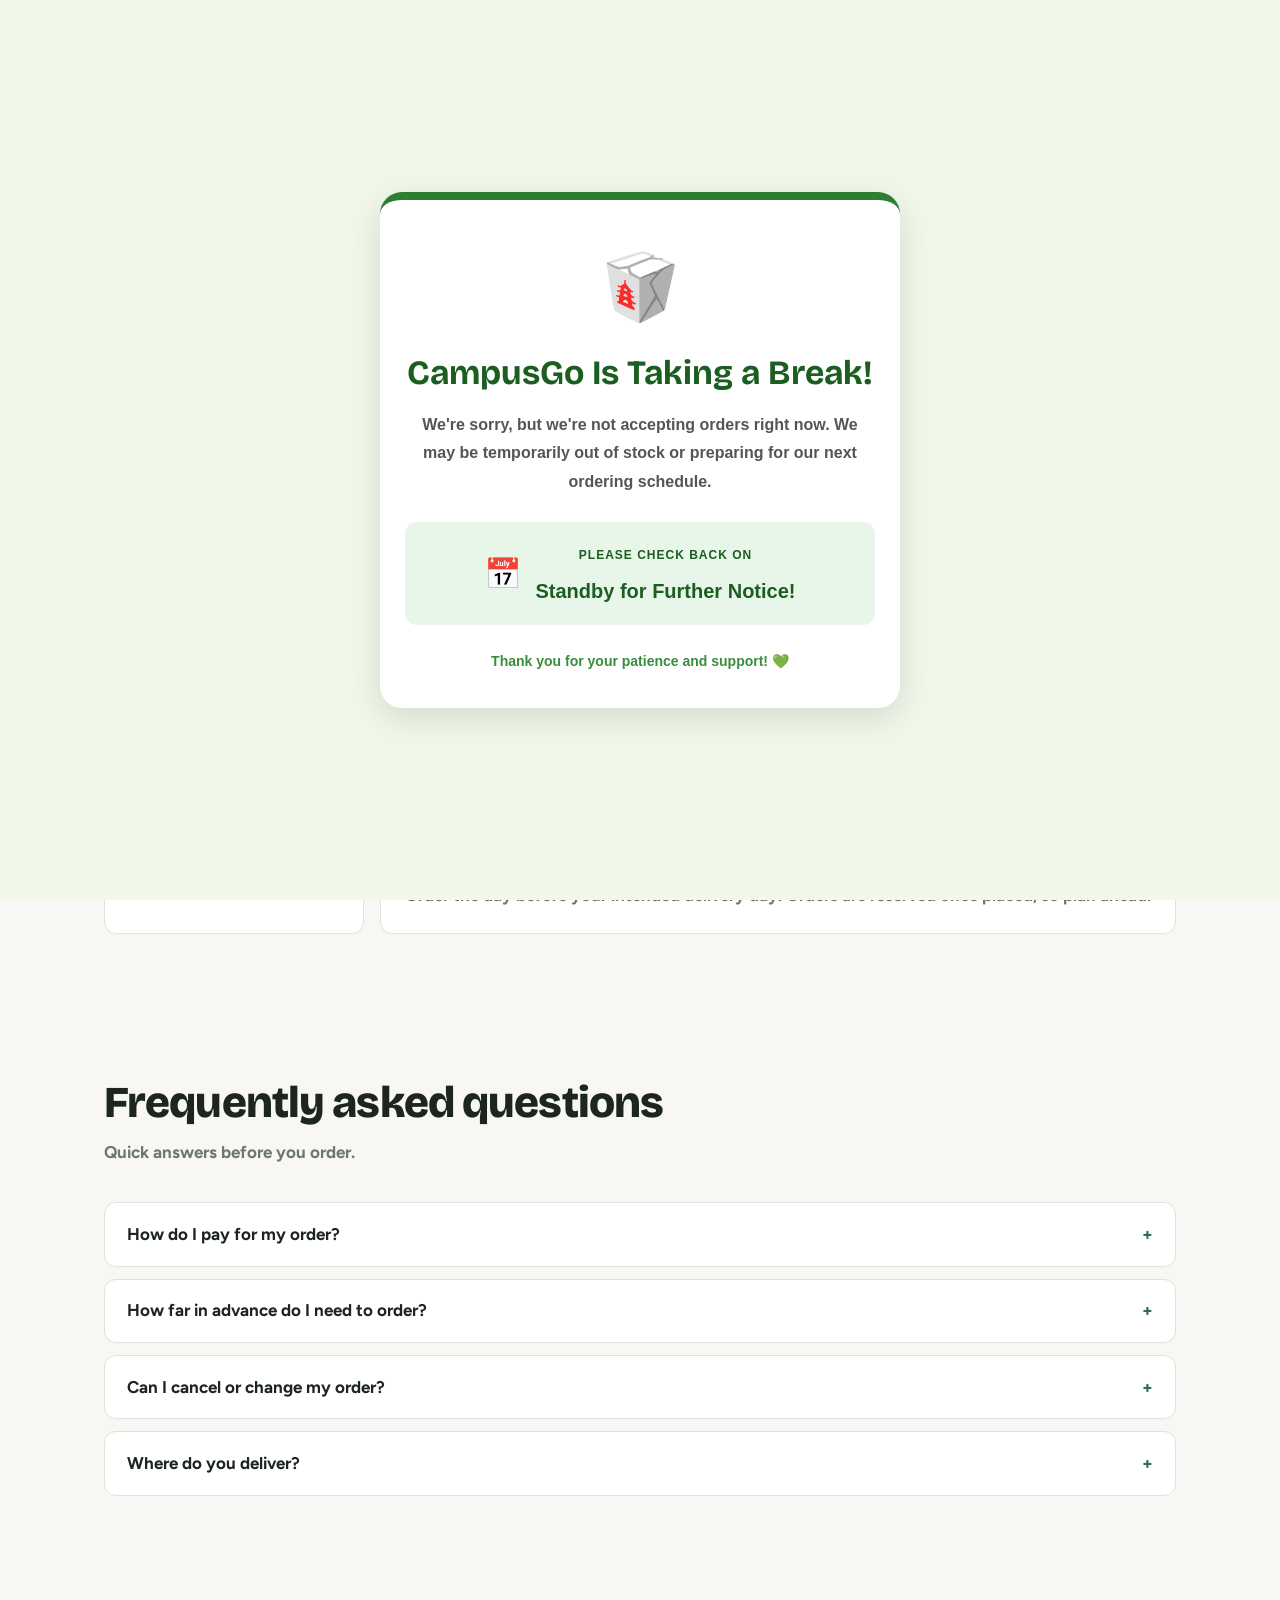
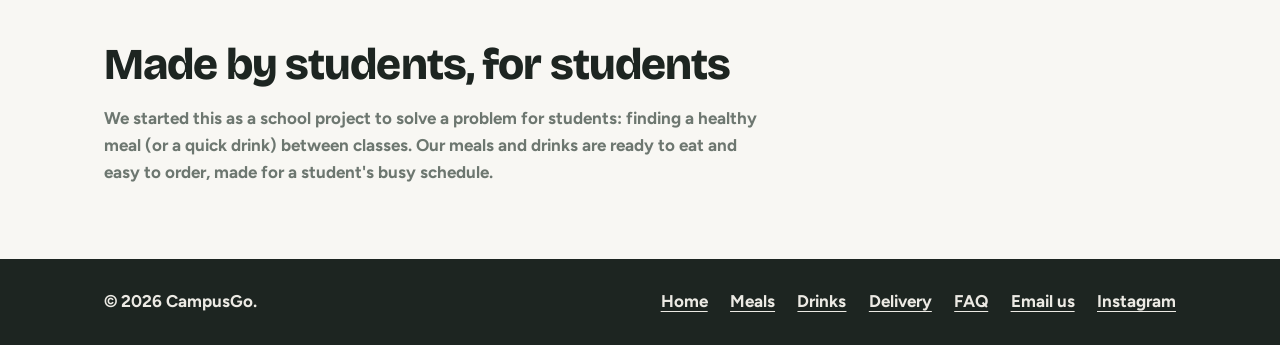
<file: index.html>
<!DOCTYPE html>
<html lang="en">
<head>
  <meta charset="UTF-8">
  <meta name="viewport" content="width=device-width, initial-scale=1">
  <title>CampusGo | Home</title>
  <meta name="description" content="CampusGo serves ready-to-eat meals and quick drinks for students.">
  <link rel="icon" type="image/png" sizes="32x32" href="./favicon-32.png">
  <link rel="icon" type="image/png" sizes="192x192" href="./favicon-192.png">
  <link rel="apple-touch-icon" href="./favicon-512.png">

  <link rel="preconnect" href="https://fonts.googleapis.com">
  <link rel="preconnect" href="https://fonts.gstatic.com" crossorigin>
  <link href="https://fonts.googleapis.com/css2?family=Bricolage+Grotesque:opsz,wght@12..96,600;12..96,800&family=Figtree:wght@400;500;700&display=swap" rel="stylesheet">

  <link rel="stylesheet" href="./style.css">

  <script>
    // Apply any saved theme choice immediately, before the page paints,
    // so there's no flash of the wrong theme.
    (function () {
      try {
        var saved = localStorage.getItem('campusgo-theme');
        if (saved === 'dark' || saved === 'light') {
          document.documentElement.setAttribute('data-theme', saved);
        }
      } catch (e) {}
    })();
  </script>
</head> 
<body>
  <a class="skip-link" href="#main">Skip to content</a>
  <header class="site-header">
    <div class="container header-inner">
      <a class="brand" href="index.html#top">
        <img src="./logo-header.png" alt="CampusGo logo" class="brand-logo">
        CampusGo
      </a>
      <nav aria-label="Main">
        <ul class="nav-list">
          <li><a href="index.html">Home</a></li>
          <li><a href="meals.html">Meals</a></li>
          <li><a href="drinks.html">Drinks</a></li>
          <li><a href="index.html#delivery">Delivery</a></li>
          <li><a href="index.html#faq">FAQ</a></li>
          <li><a href="index.html#about">About</a></li>
        </ul>
      </nav>
      <button type="button" class="theme-toggle" id="themeToggle" aria-label="Toggle dark mode">🌙 Dark</button>
    </div>
  </header>
  <main id="main">
<section class="hero" id="top">
      <div class="container">
        <h1>One Call Closer.</h1>
        <p class="lead">Healthy ready-to-eat meals and quick drinks for students, built around a student's busy schedule. Only from Mondays to Fridays. Except Wednesdays.</p>

        <div class="tiles">
          <a class="tile tile--meals" href="meals.html">
            <span class="tile-title">Healthy ready-to-eat meals</span>
            <span class="tile-text">Choose from 3 meal options made for a student schedule.</span>
            <span class="tile-link">See the meal options</span>
          </a>
          <a class="tile tile--drinks" href="drinks.html">
            <span class="tile-title">Quick drinks</span>
            <span class="tile-text">Just need a drink? Order one on its own, no meal required.</span>
            <span class="tile-link">See drink options</span>
          </a>
        </div>
      </div>
    </section>

<section class="section section--tight" id="delivery" aria-labelledby="delivery-title">
      <div class="container">
        <div class="section-head">
          <h2 id="delivery-title">Delivery info</h2>
          <p>When we deliver and where, so you know what to expect.</p>
        </div>

        <div class="info-grid">
          <div class="info-card">
            <h3>Delivery hours</h3>            <p><strong>Mon-Tues, Thurs-Fri:
<strong>12:00 PM</p>
          </div>
          <div class="info-card">
            <h3>Delivery area</h3>
            <p>Anywhere within the campus.</p>
          </div>
          <div class="info-card">
            <h3>Order lead time</h3>
            <p>Order the day before your intended delivery day. Orders are reserved once placed, so plan ahead.</p>
          </div>
        </div>
      </div>
    </section>

<section class="section" id="faq" aria-labelledby="faq-title">
      <div class="container">
        <div class="section-head">
          <h2 id="faq-title">Frequently asked questions</h2>
          <p>Quick answers before you order.</p>
        </div>

        <div class="faq-list">
          <details class="faq-item">
            <summary>How do I pay for my order?</summary>
            <p>GCash or PayMaya on delivery, or cash on delivery.</p>
          </details>
          <details class="faq-item">
            <summary>How far in advance do I need to order?</summary>
            <p>Order the day before your intended delivery day.</p>
          </details>
          <details class="faq-item">
            <summary>Can I cancel or change my order?</summary>
            <p>Unfortunately, no — orders are reserved once placed and can't be cancelled.</p>
          </details>
          <details class="faq-item">
            <summary>Where do you deliver?</summary>
            <p>Anywhere within the campus.</p>
          </details>
        </div>
      </div>
    </section>

<section class="section" id="about" aria-labelledby="about-title">
      <div class="container">
        <div class="about">
          <h2 id="about-title">Made by students, for students</h2>
          <!-- EDIT: replace with your own team story -->
          <p>We started this as a school project to solve a problem for students: finding a healthy meal (or a quick drink) between classes. Our meals and drinks are ready to eat and easy to order, made for a student's busy schedule.</p>
        </div>
      </div>
    </section>
  </main>
  <footer class="site-footer">
    <div class="container footer-inner">
      <p>&copy; 2026 CampusGo.</p>
      <ul class="footer-links">
        <li><a href="index.html">Home</a></li>
        <li><a href="meals.html">Meals</a></li>
        <li><a href="drinks.html">Drinks</a></li>
        <li><a href="index.html#delivery">Delivery</a></li>
        <li><a href="index.html#faq">FAQ</a></li>
        <li><a href="mailto:halaman6767@example.com">Email us</a></li>
        <li><a href="https://instagram.com/campusgo.uc" target="_blank" rel="noopener">Instagram</a></li>
      </ul>
    </div>
  </footer>
  <script>
    (function () {
      var root = document.documentElement;
      var btn = document.getElementById('themeToggle');
      var STORAGE_KEY = 'campusgo-theme';

      function systemPrefersDark() {
        return window.matchMedia('(prefers-color-scheme: dark)').matches;
      }

      function currentTheme() {
        var saved = root.getAttribute('data-theme');
        if (saved === 'dark' || saved === 'light') return saved;
        return systemPrefersDark() ? 'dark' : 'light';
      }

      function updateButtonLabel() {
        var isDark = currentTheme() === 'dark';
        btn.textContent = isDark ? '☀️ Light' : '🌙 Dark';
        btn.setAttribute('aria-pressed', String(isDark));
      }

      function setTheme(theme) {
        root.setAttribute('data-theme', theme);
        try { localStorage.setItem(STORAGE_KEY, theme); } catch (e) {}
        updateButtonLabel();
      }

      btn.addEventListener('click', function () {
        setTheme(currentTheme() === 'dark' ? 'light' : 'dark');
      });

      updateButtonLabel();
    })();
  </script>

  
<!-- CAMPUSGO TEMPORARY CLOSURE SCREEN -->
<div id="closure-screen" class="closure-screen" style="display: none;">
    <div class="closure-card">
        <div class="closure-icon">🥡</div>

        <h1>CampusGo Is Taking a Break!</h1>

        <p class="closure-message">
            We're sorry, but we're not accepting orders right now.
            We may be temporarily out of stock or preparing for our next
            ordering schedule.
        </p>

        <div class="closure-date">
            <span>📅</span>
            <div>
                <strong>PLEASE CHECK BACK ON</strong>
                <p id="reopen-date">October 28, 2026 </p>
            </div>
        </div>

        <p class="closure-thanks">
            Thank you for your patience and support! 💚
        </p>
    </div>
</div>

<style>
    .closure-screen {
        position: fixed;
        inset: 0;
        z-index: 99999;
        display: flex;
        justify-content: center;
        align-items: center;
        overflow-y: auto;
        padding: 20px;
        box-sizing: border-box;
        background: #f1f8e9;
        font-family: Arial, sans-serif;
    }

    .closure-card {
        width: 100%;
        max-width: 520px;
        padding: 35px 25px;
        box-sizing: border-box;
        text-align: center;
        background: white;
        border-radius: 22px;
        border-top: 8px solid #2e7d32;
        box-shadow: 0 10px 35px rgba(0, 0, 0, 0.12);
    }

    .closure-icon {
        font-size: 65px;
        margin-bottom: 15px;
    }

    .closure-card h1 {
        margin: 0 0 18px;
        color: #1b5e20;
        font-size: clamp(25px, 5vw, 34px);
    }

    .closure-message {
        color: #555;
        font-size: 16px;
        line-height: 1.8;
    }

    .closure-date {
        display: flex;
        align-items: center;
        justify-content: center;
        gap: 14px;
        margin: 25px 0;
        padding: 18px 12px;
        background: #e8f5e9;
        border-radius: 12px;
        color: #1b5e20;
    }

    .closure-date > span {
        font-size: 30px;
    }

    .closure-date strong {
        font-size: 12px;
        letter-spacing: 1px;
    }

    .closure-date p {
        margin: 8px 0 0;
        font-size: 20px;
        font-weight: bold;
    }

    .closure-thanks {
        margin-bottom: 0;
        color: #388e3c;
        font-size: 14px;
        line-height: 1.6;
    }

    @media (max-width: 480px) {
        .closure-card {
            padding: 28px 18px;
        }
    }
</style>

<script>
    // CHANGE THIS TO true WHEN CAMPUSGO IS CLOSED
    const CAMPUSGO_CLOSED = true;

    // Update this date whenever your reopening schedule changes
    const CAMPUSGO_REOPEN_DATE = "Standby for Further Notice!";

    document.getElementById("reopen-date").textContent =
        CAMPUSGO_REOPEN_DATE;

    if (CAMPUSGO_CLOSED) {
        document.getElementById("closure-screen").style.display = "flex";

        // Hide the website behind the closure screen
        document.body.style.overflow = "hidden";
    }
</script>

  
</body>
</html>
</file>
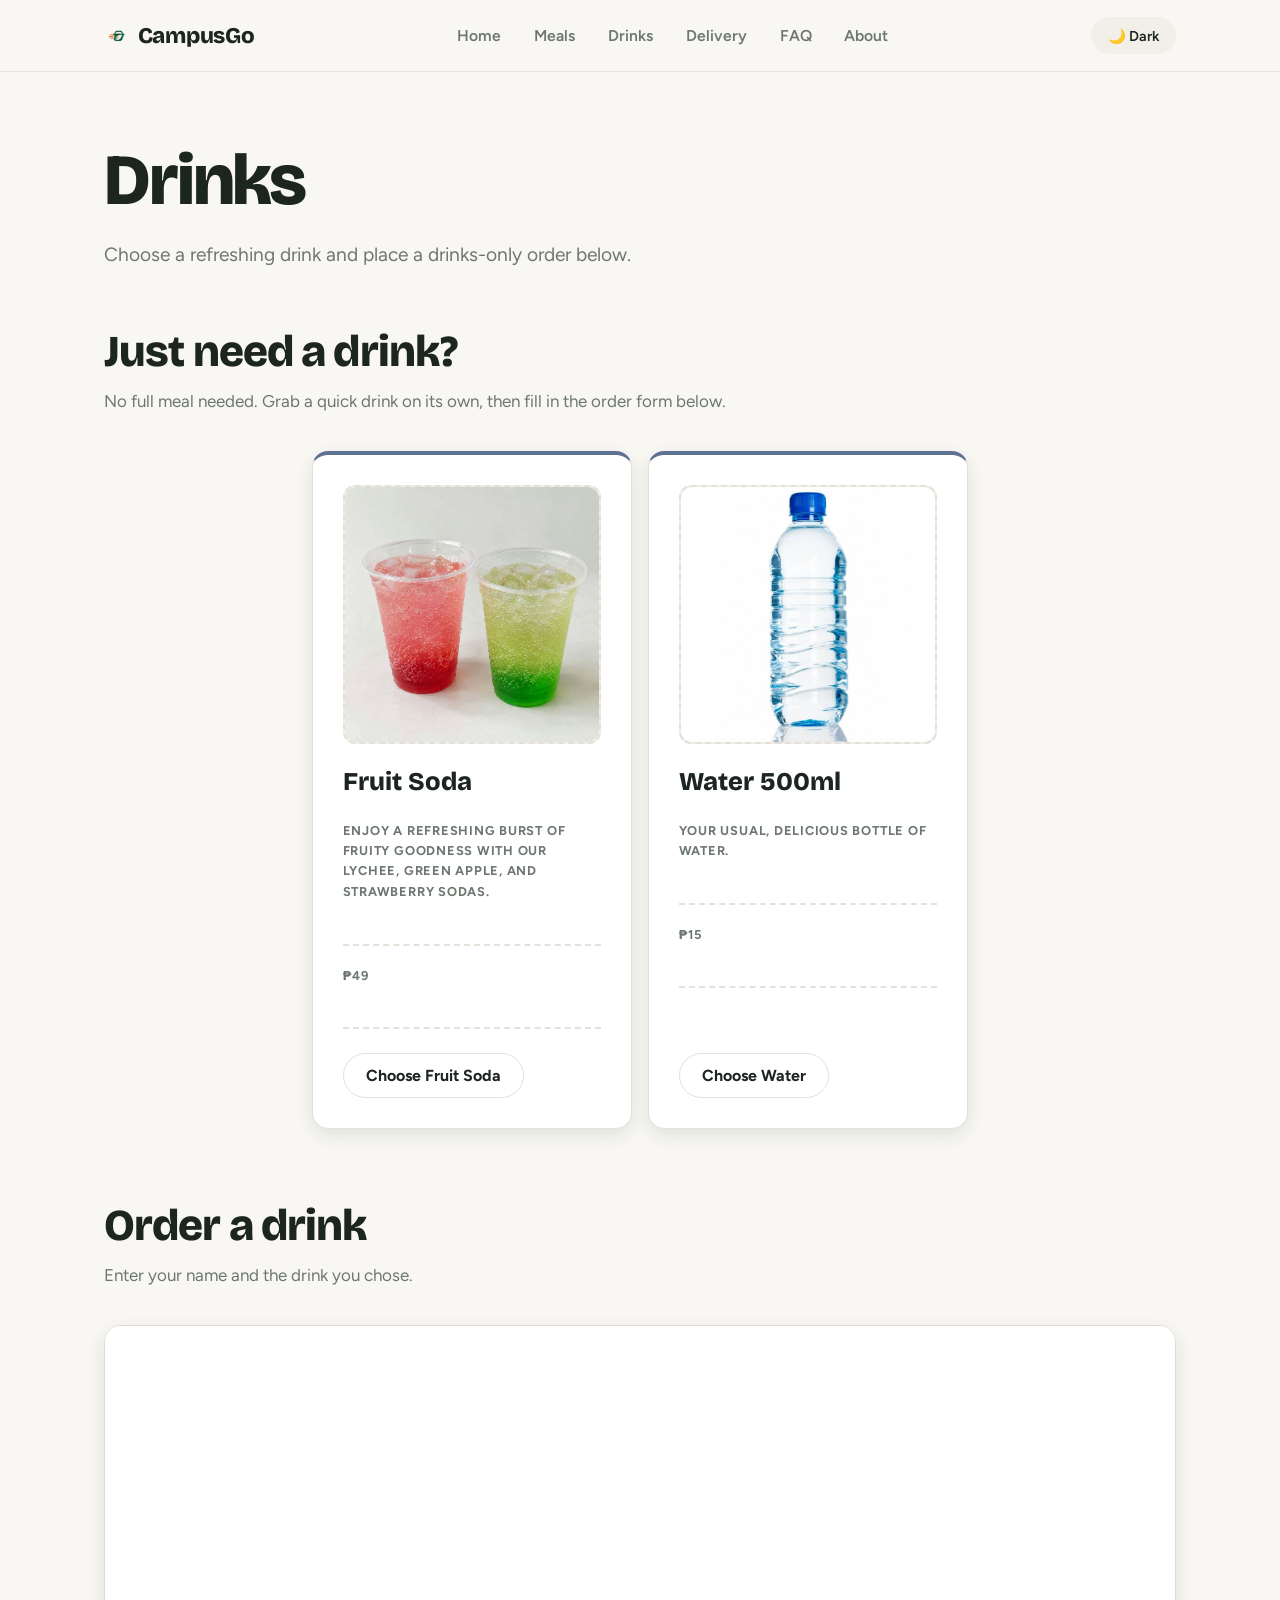
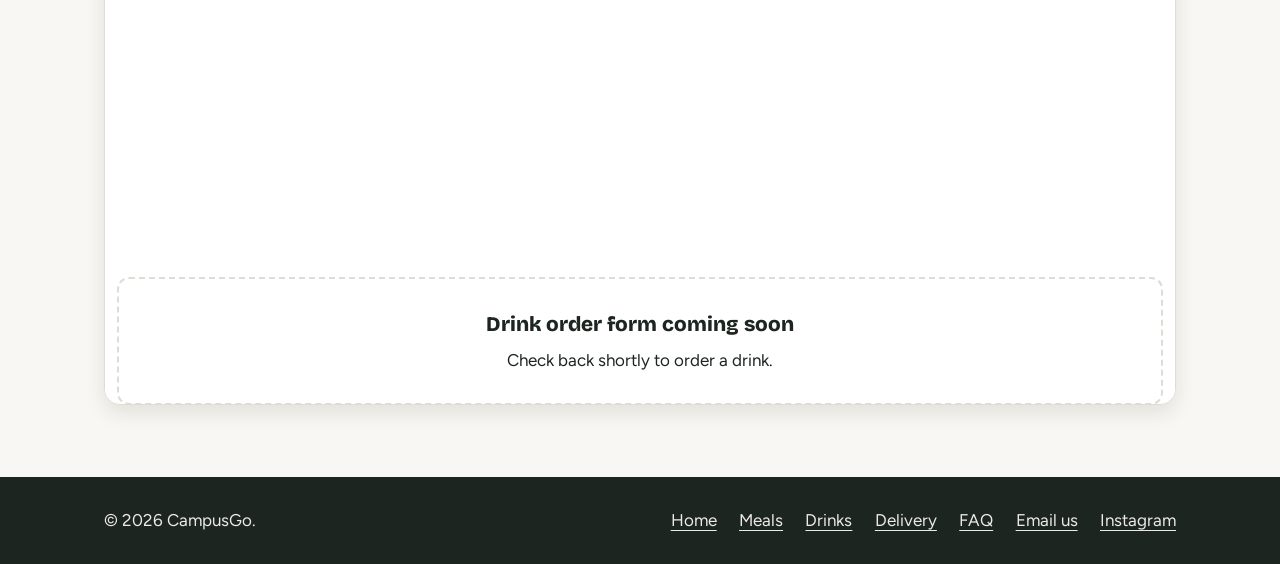
<file: drinks.html>
<!DOCTYPE html>
<html lang="en">
<head>
  <meta charset="UTF-8">
  <meta name="viewport" content="width=device-width, initial-scale=1">
  <title>CampusGo | Drinks</title>
  <meta name="description" content="Browse quick drinks and submit a CampusGo drinks-only order.">
  <link rel="icon" type="image/png" sizes="32x32" href="./favicon-32.png">
  <link rel="icon" type="image/png" sizes="192x192" href="./favicon-192.png">
  <link rel="apple-touch-icon" href="./favicon-512.png">

  <link rel="preconnect" href="https://fonts.googleapis.com">
  <link rel="preconnect" href="https://fonts.gstatic.com" crossorigin>
  <link href="https://fonts.googleapis.com/css2?family=Bricolage+Grotesque:opsz,wght@12..96,600;12..96,800&family=Figtree:wght@400;500;700&display=swap" rel="stylesheet">

  <link rel="stylesheet" href="./style.css">

  <script>
    // Apply any saved theme choice immediately, before the page paints,
    // so there's no flash of the wrong theme.
    (function () {
      try {
        var saved = localStorage.getItem('campusgo-theme');
        if (saved === 'dark' || saved === 'light') {
          document.documentElement.setAttribute('data-theme', saved);
        }
      } catch (e) {}
    })();
  </script>
</head> 
<body>
  <a class="skip-link" href="#main">Skip to content</a>
  <header class="site-header">
    <div class="container header-inner">
      <a class="brand" href="index.html#top">
        <img src="./logo-header.png" alt="CampusGo logo" class="brand-logo">
        CampusGo
      </a>
      <nav aria-label="Main">
        <ul class="nav-list">
          <li><a href="index.html">Home</a></li>
          <li><a href="meals.html">Meals</a></li>
          <li><a href="drinks.html">Drinks</a></li>
          <li><a href="index.html#delivery">Delivery</a></li>
          <li><a href="index.html#faq">FAQ</a></li>
          <li><a href="index.html#about">About</a></li>
        </ul>
      </nav>
      <button type="button" class="theme-toggle" id="themeToggle" aria-label="Toggle dark mode">🌙 Dark</button>
    </div>
  </header>
  <main id="main">
<section class="hero"><div class="container"><h1>Drinks</h1><p class="lead">Choose a refreshing drink and place a drinks-only order below.</p></div></section>
<section class="section section--tight" id="drinks" aria-labelledby="drinks-title">
      <div class="container">
        <div class="section-head">
          <h2 id="drinks-title">Just need a drink?</h2>
          <p>No full meal needed. Grab a quick drink on its own, then fill in the order form below.</p>
        </div>

        <!--
          EDIT THE QUICK DRINK OPTIONS HERE.
          Same pattern as the meal cards above: change the name, description
          and price, and swap the meal-image box for a real <img> when ready.

          Each "Choose ..." button below scrolls down to the "Order a drink"
          section further down the page (id="order-drinks"), which has its
          own separate Jotform embed - a different form from the meal order
          form above, since a drink-only order doesn't need to go through it.
        -->
        <div class="tray">

      

          <article class="slot slot--tomato">
            <div class="meal-image">
              <img src="./soda.jpe" alt="Soda Image">
            </div>
            <h4>Fruit Soda</h4>
            <dl class="details">
              <div class="detail">
                <dt>Enjoy a refreshing burst of fruity goodness with our Lychee, Green Apple, and Strawberry sodas.</dt>
                <dd class="fill"></dd>
              </div>
              <div class="detail">
                <dt>₱49</dt>
                <dd class="fill"></dd>
              </div>
            </dl>
            <a class="btn btn--light" href="#order-drinks">Choose Fruit Soda</a>
          </article>

        

          <article class="slot slot--tomato">
            <div class="meal-image">
              <img src="./Water.png" alt="Water Image">
            </div>
            <h4>Water 500ml</h4>
            <dl class="details">
              <div class="detail">
                <dt>Your usual, delicious bottle of water.</dt>
                <dd class="fill"></dd>
              </div>
              <div class="detail">
                <dt>₱15</dt>
                <dd class="fill"></dd>
              </div>
            </dl>
            <a class="btn btn--light" href="#order-drinks">Choose Water</a>
          </article>

        </div>
      </div>
    </section>
<section class="section section--tight" id="order-drinks" aria-labelledby="order-drinks-title">
      <div class="container">
        <div class="section-head">
          <h2 id="order-drinks-title">Order a drink</h2>
          <p>Enter your name and the drink you chose.</p>
        </div>

        <div class="form-slot">
         
    <iframe
      id="JotFormIFrame-262680993623467"
      title="QUICK DRINKS ORDER"
      onload="window.parent.scrollTo(0,0)"
      allowtransparency="true"
      allow="geolocation; microphone; camera; fullscreen; payment"
      src="https://form.jotform.com/262680993623467"
      frameborder="0"
      style="min-width:100%;max-width:100%;height:539px;border:none;"
      scrolling="yes"
    >
    </iframe>
    <script src='https://cdn.jotfor.ms/s/umd/latest/for-form-embed-handler.js'></script>
    <script>window.jotformEmbedHandler("iframe[id='JotFormIFrame-262680993623467']", "https://form.jotform.com/")</script>
    
          <div class="form-placeholder">
            <p class="placeholder-title">Drink order form coming soon</p>
            <p>Check back shortly to order a drink.</p>
          </div>
        </div>
      </div>
    </section>
  </main>
  <footer class="site-footer">
    <div class="container footer-inner">
      <p>&copy; 2026 CampusGo.</p>
      <ul class="footer-links">
        <li><a href="index.html">Home</a></li>
        <li><a href="meals.html">Meals</a></li>
        <li><a href="drinks.html">Drinks</a></li>
        <li><a href="index.html#delivery">Delivery</a></li>
        <li><a href="index.html#faq">FAQ</a></li>
        <li><a href="mailto:halaman6767@example.com">Email us</a></li>
        <li><a href="https://instagram.com/campusgo.uc" target="_blank" rel="noopener">Instagram</a></li>
      </ul>
    </div>
  </footer>
  <script>
    (function () {
      var root = document.documentElement;
      var btn = document.getElementById('themeToggle');
      var STORAGE_KEY = 'campusgo-theme';

      function systemPrefersDark() {
        return window.matchMedia('(prefers-color-scheme: dark)').matches;
      }

      function currentTheme() {
        var saved = root.getAttribute('data-theme');
        if (saved === 'dark' || saved === 'light') return saved;
        return systemPrefersDark() ? 'dark' : 'light';
      }

      function updateButtonLabel() {
        var isDark = currentTheme() === 'dark';
        btn.textContent = isDark ? '☀️ Light' : '🌙 Dark';
        btn.setAttribute('aria-pressed', String(isDark));
      }

      function setTheme(theme) {
        root.setAttribute('data-theme', theme);
        try { localStorage.setItem(STORAGE_KEY, theme); } catch (e) {}
        updateButtonLabel();
      }

      btn.addEventListener('click', function () {
        setTheme(currentTheme() === 'dark' ? 'light' : 'dark');
      });

      updateButtonLabel();
    })();
  </script>

</body>
</html>
</file>
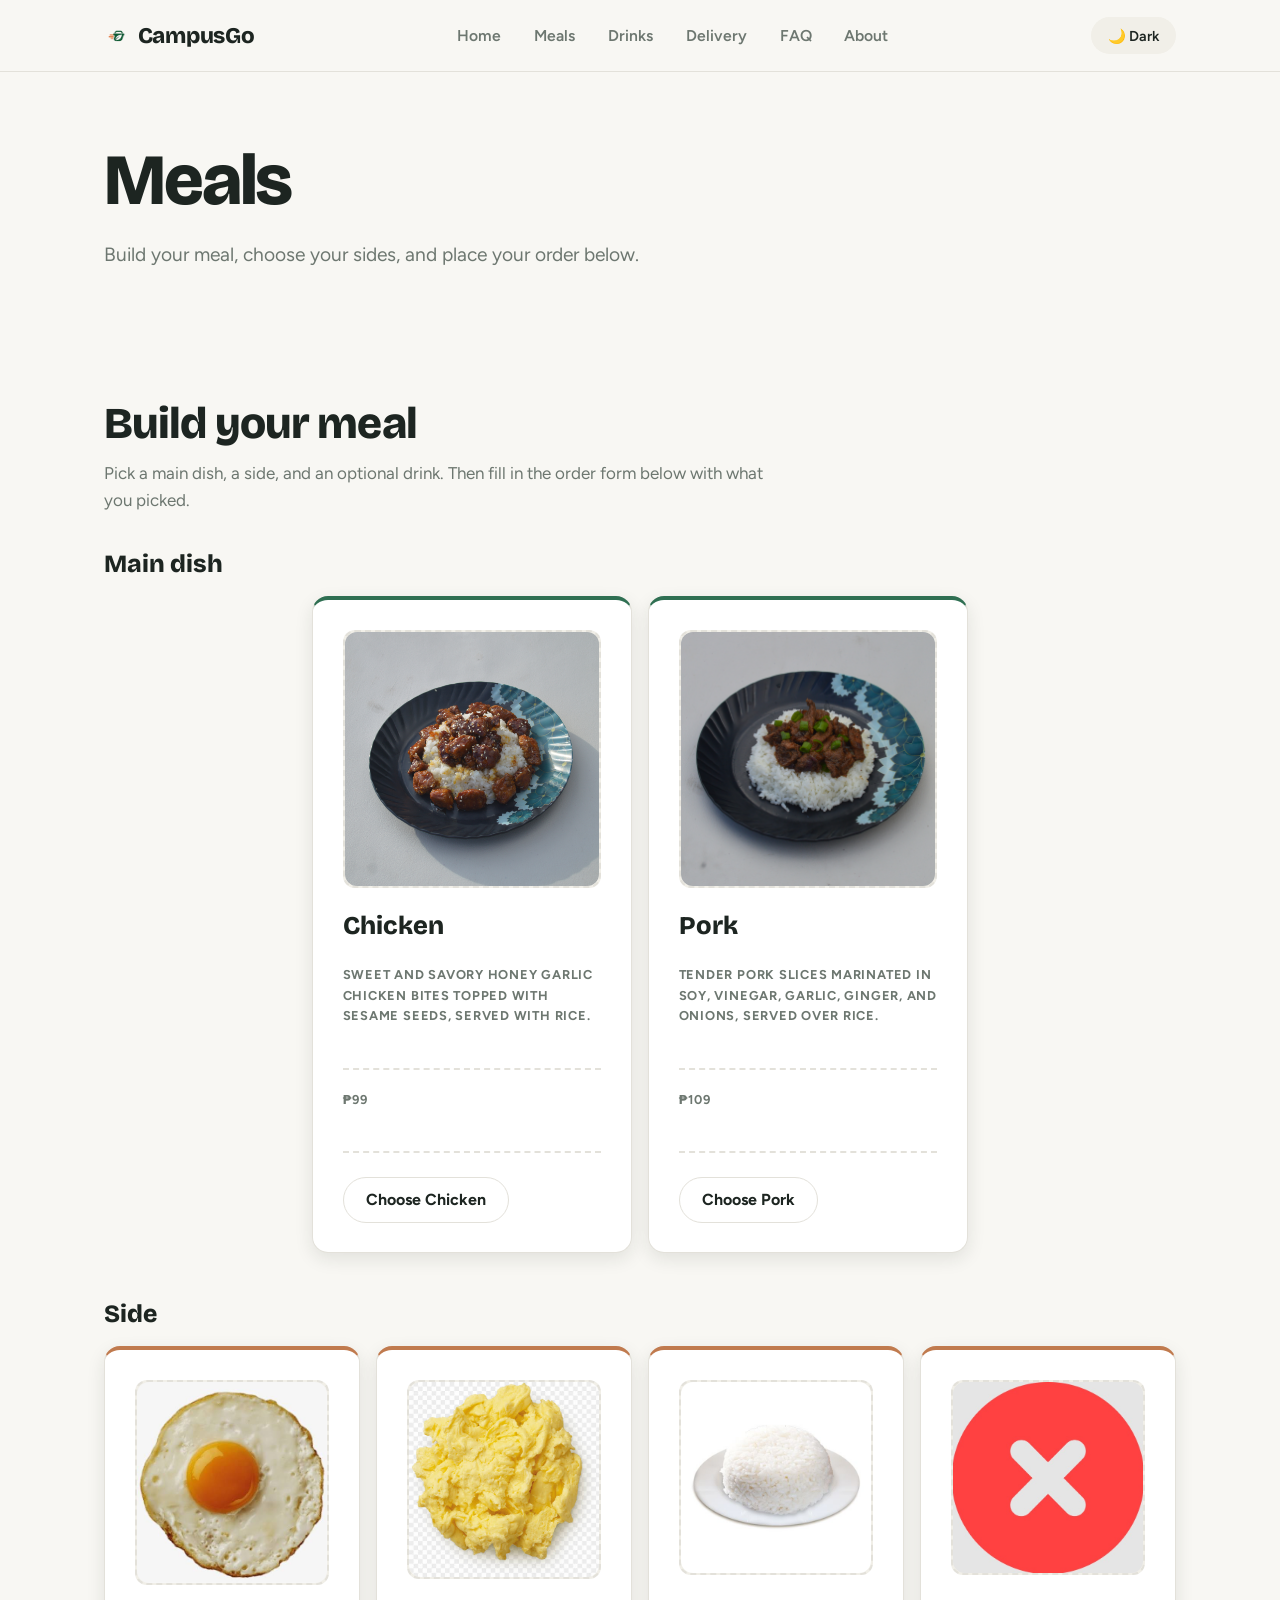
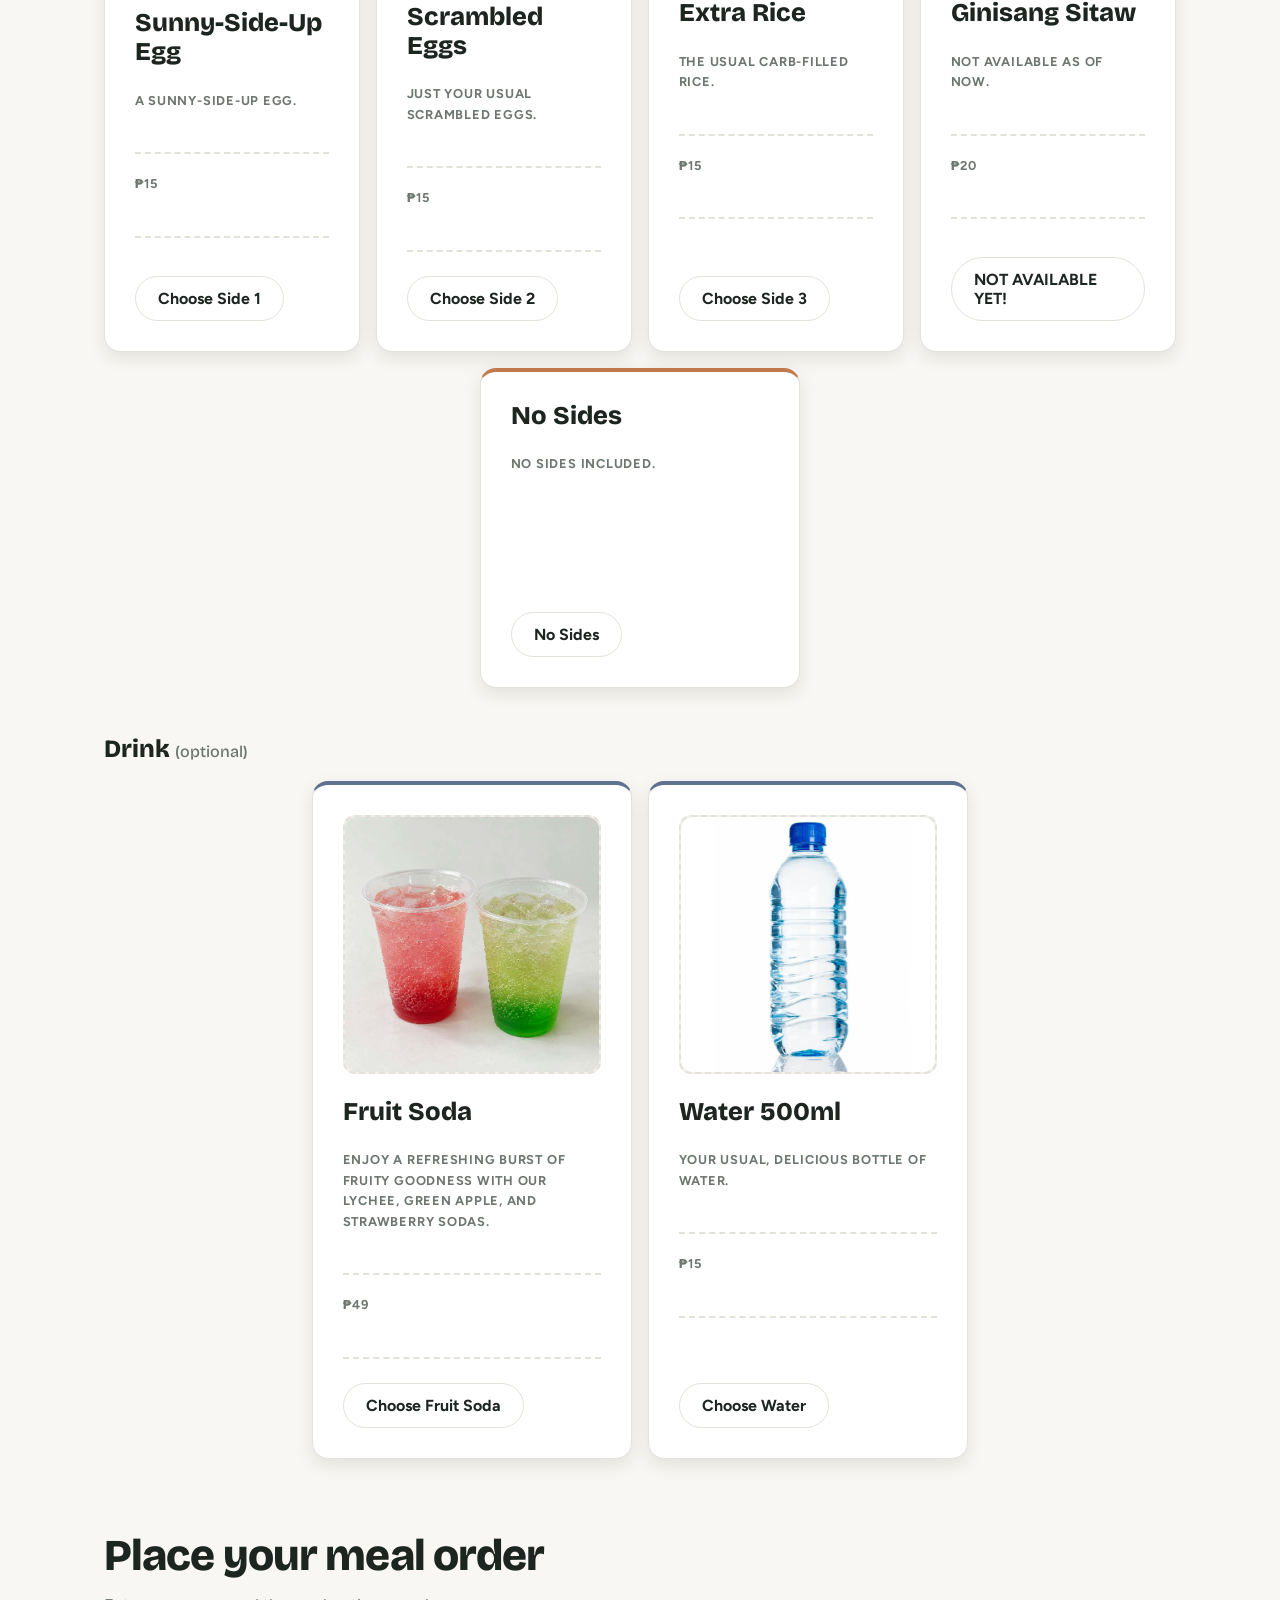
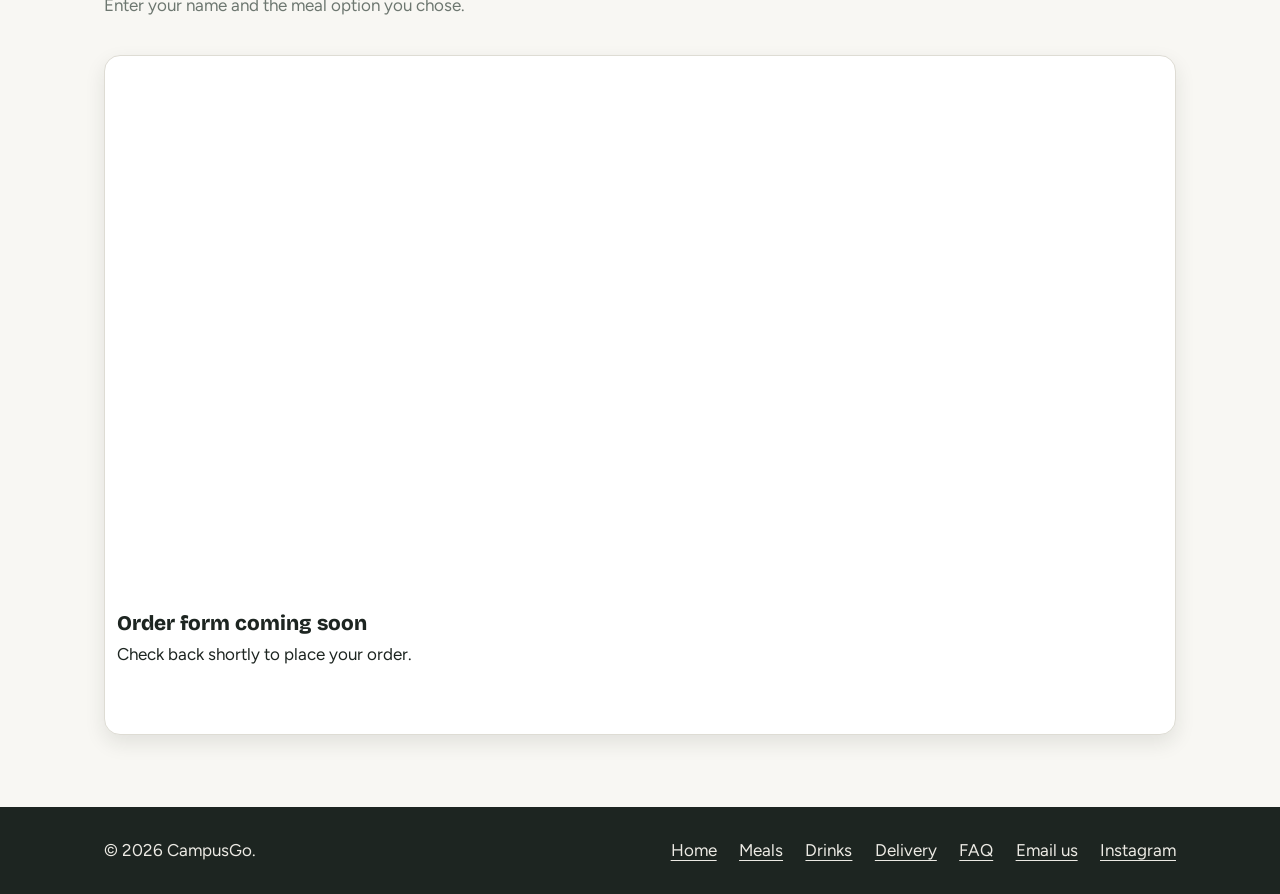
<file: meals.html>
<!DOCTYPE html>
<html lang="en">
<head>
  <meta charset="UTF-8">
  <meta name="viewport" content="width=device-width, initial-scale=1">
  <title>CampusGo | Meals</title>
  <meta name="description" content="Browse meal options and submit your CampusGo meal order.">
  <link rel="icon" type="image/png" sizes="32x32" href="./favicon-32.png">
  <link rel="icon" type="image/png" sizes="192x192" href="./favicon-192.png">
  <link rel="apple-touch-icon" href="./favicon-512.png">

  <link rel="preconnect" href="https://fonts.googleapis.com">
  <link rel="preconnect" href="https://fonts.gstatic.com" crossorigin>
  <link href="https://fonts.googleapis.com/css2?family=Bricolage+Grotesque:opsz,wght@12..96,600;12..96,800&family=Figtree:wght@400;500;700&display=swap" rel="stylesheet">

  <link rel="stylesheet" href="./style.css">

  <script>
    // Apply any saved theme choice immediately, before the page paints,
    // so there's no flash of the wrong theme.
    (function () {
      try {
        var saved = localStorage.getItem('campusgo-theme');
        if (saved === 'dark' || saved === 'light') {
          document.documentElement.setAttribute('data-theme', saved);
        }
      } catch (e) {}
    })();
  </script>
</head> 
<body>
  <a class="skip-link" href="#main">Skip to content</a>
  <header class="site-header">
    <div class="container header-inner">
      <a class="brand" href="index.html#top">
        <img src="./logo-header.png" alt="CampusGo logo" class="brand-logo">
        CampusGo
      </a>
      <nav aria-label="Main">
        <ul class="nav-list">
          <li><a href="index.html">Home</a></li>
          <li><a href="meals.html">Meals</a></li>
          <li><a href="drinks.html">Drinks</a></li>
          <li><a href="index.html#delivery">Delivery</a></li>
          <li><a href="index.html#faq">FAQ</a></li>
          <li><a href="index.html#about">About</a></li>
        </ul>
      </nav>
      <button type="button" class="theme-toggle" id="themeToggle" aria-label="Toggle dark mode">🌙 Dark</button>
    </div>
  </header>
  <main id="main">
<section class="hero"><div class="container"><h1>Meals</h1><p class="lead">Build your meal, choose your sides, and place your order below.</p></div></section>
<section class="section" id="meals" aria-labelledby="meals-title">
      <div class="container">
        <div class="section-head">
          <h2 id="meals-title">Build your meal</h2>
          <p>Pick a main dish, a side, and an optional drink. Then fill in the order form below with what you picked.</p>
        </div>

        <!-- ============ MAIN DISH ============ -->
        <h3 class="subhead subhead--first">Main dish</h3>
        <!--
          EDIT THE MAIN DISH OPTIONS HERE.
          Each <article class="slot"> is one option. For each one:
            1. Change "Main 1" to the dish name.
            2. Type a short description inside the first <dd class="fill"> ... </dd>
            3. Type the price inside the second <dd class="fill"> ... </dd>
            4. To add a photo later, replace the <div class="meal-image"> ... </div>
               with: <img src="your-photo.jpg" alt="Dish name">
        -->
        <div class="tray">

          <article class="slot">
            <div class="meal-image">
              <img src="./chix.png" alt="Chicken Image">
            
            </div>
            <h4>Chicken</h4>
            <dl class="details">
              <div class="detail">
                <dt>Sweet and Savory honey garlic chicken bites topped with sesame seeds, served with rice.</dt>
                <dd class="fill"></dd>
              </div>
              <div class="detail">
                <dt>₱99</dt>
                <dd class="fill"></dd>
              </div>
            </dl>
            <a class="btn btn--light" href="#order">Choose Chicken</a>
          </article>

          <article class="slot">
            <div class="meal-image">
              <img src="./pork.png" alt="Pork Image">
              
            </div>
            <h4>Pork</h4>
            <dl class="details">
              <div class="detail">
                <dt>Tender pork slices marinated in soy, vinegar, garlic, ginger, and onions, served over rice.</dt>
                <dd class="fill"></dd>
              </div>
              <div class="detail">
                <dt>₱109</dt>
                <dd class="fill"></dd>
              </div>
            </dl>
            <a class="btn btn--light" href="#order">Choose Pork</a>
          </article>

        </div>

        <!-- ============ SIDE ============ -->
        <h3 class="subhead">Side</h3>
        <!-- EDIT THE SIDE OPTIONS HERE, same pattern as Main dish above. -->
        <div class="tray">

          <article class="slot slot--mango">
            <div class="meal-image">
               <img src="./sunnyegg.jpe" alt="Egg Image">
            </div>
            <h4>Sunny-Side-Up Egg</h4>
            <dl class="details">
              <div class="detail">
                <dt>A sunny-side-up egg.</dt>
                <dd class="fill"></dd>
              </div>
              <div class="detail">
                <dt>₱15</dt>
                <dd class="fill"></dd>
              </div>
            </dl>
            <a class="btn btn--light" href="#order">Choose Side 1</a>
          </article>

          <article class="slot slot--mango">
            <div class="meal-image">
              <img src="./scrambled.jpe" alt="Egg Image">
            </div>
            <h4>Scrambled Eggs</h4>
            <dl class="details">
              <div class="detail">
                <dt>Just your usual scrambled eggs.</dt>
                <dd class="fill"></dd>
              </div>
              <div class="detail">
                <dt>₱15</dt>
                <dd class="fill"></dd>
              </div>
            </dl>
            <a class="btn btn--light" href="#order">Choose Side 2</a>
          </article>

          <article class="slot slot--mango">
            <div class="meal-image">
              <img src="./rice.jpg" alt="Egg Image">
            </div>
            <h4>Extra Rice</h4>
            <dl class="details">
              <div class="detail">
                <dt>The usual carb-filled rice.</dt>
                <dd class="fill"></dd>
              </div>
              <div class="detail">
                <dt>₱15</dt>
                <dd class="fill"></dd>
              </div>
            </dl>
            <a class="btn btn--light" href="#order">Choose Side 3</a>
          </article>

          <article class="slot slot--mango">
            <div class="meal-image">
               <img src="./redx.jpg" alt="Not Available">
            </div>
            <h4>Ginisang Sitaw</h4>
            <dl class="details">
              <div class="detail">
                <dt>Not available as of now.</dt>
                <dd class="fill"></dd>
              </div>
              <div class="detail">
                <dt>₱20</dt>
                <dd class="fill"></dd>
              </div>
            </dl>
            <a class="btn btn--light" href="#order" id="notavail">NOT AVAILABLE YET!</a>
          </article>

          <article class="slot slot--mango">
            <h4>No Sides</h4>
            <dl class="details">
              <div class="detail">
                <dt>No sides included.</dt>
              </div>
            </dl>
            <a class="btn btn--light" href="#order">No Sides</a>
          </article>

        </div>

        <!-- ============ DRINK (OPTIONAL) ============ -->
        <h3 class="subhead">Drink <span class="optional-tag">(optional)</span></h3>
        <!-- EDIT THE DRINK OPTIONS HERE, same pattern as Main dish above. -->
        <div class="tray">

          <article class="slot slot--tomato">
            <div class="meal-image">
              <img src="./soda.jpe" alt="Soda Image">
            </div>
            <h4>Fruit Soda</h4>
            <dl class="details">
              <div class="detail">
                <dt>Enjoy a refreshing burst of fruity goodness with our Lychee, Green Apple, and Strawberry sodas.</dt>
                <dd class="fill"></dd>
              </div>
              <div class="detail">
                <dt>₱49</dt>
                <dd class="fill"></dd>
              </div>
            </dl>
            <a class="btn btn--light" href="#order">Choose Fruit Soda</a>
          </article>



          <article class="slot slot--tomato">
            <div class="meal-image">
              <img src="./Water.png" alt="Water Image">
            </div>
            <h4>Water 500ml</h4>
            <dl class="details">
              <div class="detail">
                <dt>Your usual, delicious bottle of water.</dt>
                <dd class="fill"></dd>
              </div>
              <div class="detail">
                <dt>₱15</dt>
                <dd class="fill"></dd>
              </div>
            </dl>
            <a class="btn btn--light" href="#order">Choose Water</a>
          </article>

        </div>
      </div>
    </section>
<section class="section section--tight" id="order" aria-labelledby="order-title">
      <div class="container">
        <div class="section-head">
          <h2 id="order-title">Place your meal order</h2>
          <p>Enter your name and the meal option you chose.</p>
        </div>

        <div class="form-slot">




    <iframe
      id="JotFormIFrame-262681284567064"
      title="Meal Order"
      onload="window.parent.scrollTo(0,0)"
      allowtransparency="true"
      allow="geolocation; microphone; camera; fullscreen; payment"
      src="https://form.jotform.com/262681284567064"
      frameborder="0"
      style="min-width:100%;max-width:100%;height:539px;border:none;"
      scrolling="yes"
    >
    </iframe>
    <script src='https://cdn.jotfor.ms/s/umd/latest/for-form-embed-handler.js'></script>
    <script>window.jotformEmbedHandler("iframe[id='JotFormIFrame-262681284567064']", "https://form.jotform.com/")</script>
    


          
            <p class="placeholder-title">Order form coming soon</p>
            <p>Check back shortly to place your order.</p>
          </div>
        </div>
      </div>
    </section>
  </main>
  <footer class="site-footer">
    <div class="container footer-inner">
      <p>&copy; 2026 CampusGo.</p>
      <ul class="footer-links">
        <li><a href="index.html">Home</a></li>
        <li><a href="meals.html">Meals</a></li>
        <li><a href="drinks.html">Drinks</a></li>
        <li><a href="index.html#delivery">Delivery</a></li>
        <li><a href="index.html#faq">FAQ</a></li>
        <li><a href="mailto:halaman6767@example.com">Email us</a></li>
        <li><a href="https://instagram.com/campusgo.uc" target="_blank" rel="noopener">Instagram</a></li>
      </ul>
    </div>
  </footer>
  <script>
    (function () {
      var root = document.documentElement;
      var btn = document.getElementById('themeToggle');
      var STORAGE_KEY = 'campusgo-theme';

      function systemPrefersDark() {
        return window.matchMedia('(prefers-color-scheme: dark)').matches;
      }

      function currentTheme() {
        var saved = root.getAttribute('data-theme');
        if (saved === 'dark' || saved === 'light') return saved;
        return systemPrefersDark() ? 'dark' : 'light';
      }

      function updateButtonLabel() {
        var isDark = currentTheme() === 'dark';
        btn.textContent = isDark ? '☀️ Light' : '🌙 Dark';
        btn.setAttribute('aria-pressed', String(isDark));
      }

      function setTheme(theme) {
        root.setAttribute('data-theme', theme);
        try { localStorage.setItem(STORAGE_KEY, theme); } catch (e) {}
        updateButtonLabel();
      }

      btn.addEventListener('click', function () {
        setTheme(currentTheme() === 'dark' ? 'light' : 'dark');
      });

      updateButtonLabel();
    })();
  </script>

</body>
</html>
</file>
<file: style.css>
/* =========================================================
   Student meals + drinks site
   Layout: flexbox only.
   Palette: warm neutral base, green used sparingly as an accent.
   Color tokens (light + dark) live in the blocks below.
   ========================================================= */

/* ---------- Color tokens: light (default) ---------- */

:root {
  color-scheme: light;

  --bg: #f8f7f3;               /* warm paper background */
  --text: #1d2521;             /* near-black ink */
  --text-muted: #6d7770;
  --line: #e3e1da;             /* hairline borders */
  --surface: #ffffff;
  --surface-alt: #f1efe8;      /* section tint, neutral (no green) */

  --green: #2f6f52;            /* the one accent color */
  --green-deep: #234f3c;
  --green-soft: #e8f0ea;       /* light green tint, used sparingly */

  --clay: #c07a4e;             /* second accent, used once on a card */
  --slate: #5c7290;            /* third accent, used once on a card */

  --focus: #2f6f52;
  --shadow-color: rgba(29, 37, 33, 0.10);

  --tray-bg: #1d2521;
  --inverse-bg: #1d2521;
  --inverse-text: #f8f7f3;
  --footer-bg: #1d2521;
  --footer-text: #eceae4;

  /* Form boxes stay light in both modes so embedded Jotforms look right */
  --form-bg: #ffffff;
  --form-text: #1d2521;
  --form-border: #dedcd4;

  --radius: 16px;
  --radius-sm: 12px;

  --font-display: "Bricolage Grotesque", "Trebuchet MS", system-ui, sans-serif;
  --font-body: "Figtree", system-ui, -apple-system, "Segoe UI", Roboto, sans-serif;
}

/* ---------- Color tokens: dark ----------
   Applies when the visitor's device is set to dark mode,
   unless they picked light with the toggle button. */

@media (prefers-color-scheme: dark) {
  :root:not([data-theme="light"]) {
    color-scheme: dark;

    --bg: #14201b;
    --text: #eaeee9;
    --text-muted: #9fada4;
    --line: #2b352f;
    --surface: #1a2620;
    --surface-alt: #1c2822;

    --green: #6fc89a;
    --green-deep: #4ba277;
    --green-soft: #1e3b2c;

    --clay: #d99568;
    --slate: #85a0c2;

    --focus: #6fc89a;
    --shadow-color: rgba(0, 0, 0, 0.4);

    --tray-bg: #0d1512;
    --inverse-bg: #eaeee9;
    --inverse-text: #14201b;
    --footer-bg: #0d1512;
    --footer-text: #dfe6e1;

    --form-bg: #f5f6f3;
    --form-text: #1d2521;
    --form-border: #3a463f;
  }
}

/* Dark mode picked with the toggle button */
:root[data-theme="dark"] {
  color-scheme: dark;

  --bg: #14201b;
  --text: #eaeee9;
  --text-muted: #9fada4;
  --line: #2b352f;
  --surface: #1a2620;
  --surface-alt: #1c2822;

  --green: #6fc89a;
  --green-deep: #4ba277;
  --green-soft: #1e3b2c;

  --clay: #d99568;
  --slate: #85a0c2;

  --focus: #6fc89a;
  --shadow-color: rgba(0, 0, 0, 0.4);

  --tray-bg: #0d1512;
  --inverse-bg: #eaeee9;
  --inverse-text: #14201b;
  --footer-bg: #0d1512;
  --footer-text: #dfe6e1;

  --form-bg: #f5f6f3;
  --form-text: #1d2521;
  --form-border: #3a463f;
}

/* ---------- Base ---------- */

#notavail{
   font-color: red;
}

*,
*::before,
*::after {
  box-sizing: border-box;
}

html {
  scroll-behavior: smooth;
  scroll-padding-top: 5.5rem;
}

body {
  margin: 0;
  font-family: var(--font-body);
  font-size: 1.0625rem;
  line-height: 1.6;
  color: var(--text);
  background: var(--bg);
  transition: background-color 0.2s, color 0.2s;
}

h1,
h2,
h3,
h4 {
  font-family: var(--font-display);
  line-height: 1.12;
  margin: 0;
  color: var(--text);
}

p {
  margin: 0;
}

ul,
ol {
  margin: 0;
  padding: 0;
  list-style: none;
}

a {
  color: inherit;
}

img {
  max-width: 100%;
  display: block;
}

:focus-visible {
  outline: 3px solid var(--focus);
  outline-offset: 3px;
}

@media (prefers-reduced-motion: reduce) {
  html {
    scroll-behavior: auto;
  }
  * {
    transition: none !important;
  }
}

.container {
  width: 100%;
  max-width: 1120px;
  margin-inline: auto;
  padding-inline: 1.5rem;
}

/* Any section people jump to via a menu link gets breathing room
   above it, so the sticky header never covers the heading -
   generous on purpose since the header can wrap to two lines. */
section[id] {
  scroll-margin-top: 6.5rem;
}

.skip-link {
  position: absolute;
  left: 1rem;
  top: -4rem;
  z-index: 100;
  padding: 0.6rem 1rem;
  background: var(--inverse-bg);
  color: var(--inverse-text);
  border-radius: 8px;
}

.skip-link:focus {
  top: 1rem;
}

/* ---------- Header ---------- */

.site-header {
  position: sticky;
  top: 0;
  z-index: 10;
  background: var(--bg);
  border-bottom: 1.5px solid var(--line);
}

.header-inner {
  display: flex;
  flex-wrap: wrap;
  align-items: center;
  justify-content: space-between;
  gap: 0.6rem 1.5rem;
  padding-block: 1rem;
}

.brand {
  display: inline-flex;
  align-items: center;
  gap: 0.5rem;
  font-family: var(--font-display);
  font-weight: 800;
  font-size: 1.4rem;
  letter-spacing: -0.01em;
  color: var(--text);
  text-decoration: none;
}

.brand-logo {
  width: 1.6rem;
  height: 1.6rem;
  display: block;
}

.nav-list {
  display: flex;
  flex-wrap: wrap;
  align-items: center;
  gap: 0.35rem 0.35rem;
}

.nav-list a {
  display: inline-block;
  padding: 0.45rem 0.85rem;
  font-weight: 600;
  font-size: 0.98rem;
  text-decoration: none;
  color: var(--text-muted);
  border-radius: 999px;
  transition: background-color 0.15s, color 0.15s;
}

.nav-list a:hover {
  background: var(--green-soft);
  color: var(--green);
}

.theme-toggle {
  padding: 0.45rem 1rem;
  font: 600 0.9rem/1.4 var(--font-body);
  color: var(--text);
  background: var(--surface-alt);
  border: 1.5px solid transparent;
  border-radius: 999px;
  cursor: pointer;
  transition: border-color 0.15s, transform 0.12s;
  white-space: nowrap;
}

.theme-toggle:hover {
  border-color: var(--green);
  color: var(--green);
}

.theme-toggle:active {
  transform: scale(0.97);
}

/* ---------- Buttons ---------- */

.btn {
  display: inline-flex;
  align-items: center;
  justify-content: center;
  gap: 0.4rem;
  padding: 0.75rem 1.4rem;
  font: 700 1rem/1.2 var(--font-body);
  text-decoration: none;
  color: var(--inverse-text);
  background: var(--green);
  border: none;
  border-radius: 999px;
  box-shadow: 0 8px 18px var(--shadow-color);
  cursor: pointer;
  transition: transform 0.15s ease, box-shadow 0.15s ease, background-color 0.15s ease;
}

.btn:hover {
  background: var(--green-deep);
  transform: translateY(-2px);
  box-shadow: 0 12px 24px var(--shadow-color);
}

.btn:active {
  transform: translateY(0);
  box-shadow: 0 4px 10px var(--shadow-color);
}

.btn--light {
  color: var(--text);
  background: var(--surface);
  border: 1.5px solid var(--line);
  box-shadow: none;
}

.btn--light:hover {
  color: var(--green);
  background: var(--surface);
  border-color: var(--green);
}

/* ---------- Hero ---------- */

.hero {
  padding-block: 4.5rem 3.5rem;
}

.hero h1 {
  max-width: 18ch;
  font-weight: 800;
  font-size: clamp(2.5rem, 6.5vw, 4.5rem);
  letter-spacing: -0.03em;
  line-height: 1.02;
}

.lead {
  max-width: 52ch;
  margin-top: 1.4rem;
  font-size: 1.2rem;
  color: var(--text-muted);
}

.tiles {
  display: flex;
  flex-wrap: wrap;
  gap: 1.1rem;
  margin-top: 2.75rem;
}

.tile {
  flex: 1 1 280px;
  display: flex;
  flex-direction: column;
  gap: 0.5rem;
  padding: 1.75rem;
  text-decoration: none;
  background: var(--surface);
  border: 1.5px solid var(--line);
  border-radius: var(--radius);
  box-shadow: 0 10px 24px var(--shadow-color);
  transition: transform 0.15s ease, box-shadow 0.15s ease, border-color 0.15s ease;
}

.tile:hover {
  transform: translateY(-4px);
  box-shadow: 0 16px 32px var(--shadow-color);
  border-color: var(--green);
}

.tile-title {
  font-family: var(--font-display);
  font-weight: 800;
  font-size: 1.5rem;
  line-height: 1.15;
}

.tile-text {
  color: var(--text-muted);
}

.tile-link {
  margin-top: 0.5rem;
  font-weight: 700;
  color: var(--green);
  text-decoration: underline;
  text-underline-offset: 4px;
  text-decoration-thickness: 2px;
}

/* ---------- Sections ---------- */

.section {
  padding-block: 4.5rem;
}

.section--tight {
  padding-top: 0;
}

.section-head {
  display: flex;
  flex-direction: column;
  gap: 0.75rem;
  max-width: 60ch;
  margin-bottom: 2.25rem;
}

.section-head h2,
.about h2 {
  font-weight: 800;
  font-size: clamp(1.85rem, 4.2vw, 2.75rem);
  letter-spacing: -0.02em;
}

.section-head p {
  color: var(--text-muted);
}

.subhead {
  margin-block: 3rem 1.1rem;
  font-weight: 800;
  font-size: 1.55rem;
}

/* ---------- Meal cards ----------
   White cards with a thin colored top edge. Only the first
   option uses the green accent - the other two use a warm clay
   and a soft slate so green doesn't take over the page. */

.tray {
  display: flex;
  flex-wrap: wrap;
  justify-content: center;
  gap: 1rem;
}

.slot {
  flex: 1 1 220px;
  max-width: 320px;
  min-width: 0;
  display: flex;
  flex-direction: column;
  gap: 1.5rem;
  min-height: 20rem;
  padding: 1.85rem;
  background: var(--surface);
  border: 1.5px solid var(--line);
  border-top: 4px solid var(--green);
  border-radius: var(--radius);
  box-shadow: 0 6px 18px var(--shadow-color);
}

.slot--mango {
  border-top-color: var(--clay);
}

.slot--tomato {
  border-top-color: var(--slate);
}

.slot h4 {
  font-weight: 800;
  font-size: 1.6rem;
}

/* Image placeholder box - swap for a real <img> when photos are ready */
.meal-image {
  aspect-ratio: 1 / 1;
  display: flex;
  align-items: center;
  justify-content: center;
  background: var(--surface-alt);
  border: 2px dashed var(--line);
  border-radius: var(--radius-sm);
  color: var(--text-muted);
  font-size: 0.85rem;
  font-weight: 600;
}

.meal-image img {
  width: 100%;
  height: 100%;
  object-fit: cover;
  border-radius: var(--radius-sm);
}

.optional-tag {
  font-weight: 500;
  font-size: 0.65em;
  color: var(--text-muted);
}

.subhead--first {
  margin-top: 0;
}

.details {
  display: flex;
  flex-direction: column;
  gap: 1.25rem;
  margin: 0;
}

.detail {
  display: flex;
  flex-direction: column;
  gap: 0.3rem;
}

.detail dt {
  font-weight: 700;
  font-size: 0.8rem;
  text-transform: uppercase;
  letter-spacing: 0.06em;
  color: var(--text-muted);
}

.fill {
  min-height: 2.4rem;
  margin: 0;
  padding-block: 0.25rem;
  font-weight: 600;
  border-bottom: 2px dashed var(--line);
}

.slot .btn {
  margin-top: auto;
  align-self: flex-start;
}

/* ---------- Forms (Jotform slots) ---------- */

.form-slot {
  color: var(--form-text);
  background: var(--form-bg);
  border: 1.5px solid var(--form-border);
  border-radius: var(--radius);
  padding: 0.75rem;
  box-shadow: 0 8px 20px var(--shadow-color);
  height: 680px;
  overflow-y: auto;
}

.form-slot iframe {
  display: block;
  width: 100%;
  min-height: 340px;
  border: 0;
}

.form-placeholder {
  display: flex;
  flex-direction: column;
  align-items: center;
  justify-content: center;
  gap: 0.35rem;
  min-height: 8rem;
  padding: 1.5rem;
  text-align: center;
  color: var(--form-text);
  border: 2px dashed var(--form-border);
  border-radius: var(--radius-sm);
}

.placeholder-title {
  font-family: var(--font-display);
  font-weight: 800;
  font-size: 1.3rem;
}

/* ---------- About ---------- */

.about {
  display: flex;
  flex-direction: column;
  gap: 1rem;
  max-width: 60ch;
}

.about p {
  color: var(--text-muted);
}

/* ---------- Delivery info ---------- */

.info-grid {
  display: flex;
  flex-wrap: wrap;
  gap: 1rem;
}

.info-card {
  flex: 1 1 220px;
  padding: 1.5rem;
  background: var(--surface);
  border: 1.5px solid var(--line);
  border-radius: var(--radius-sm);
}

.info-card h3 {
  font-weight: 800;
  font-size: 1.1rem;
  margin-bottom: 0.6rem;
}

.info-card p {
  color: var(--text-muted);
}

.info-card p + p {
  margin-top: 0.3rem;
}

/* ---------- FAQ ---------- */

.faq-list {
  display: flex;
  flex-direction: column;
  gap: 0.75rem;
}

.faq-item {
  padding: 1.1rem 1.4rem;
  background: var(--surface);
  border: 1.5px solid var(--line);
  border-radius: var(--radius-sm);
}

.faq-item summary {
  cursor: pointer;
  font-weight: 700;
  list-style: none;
}

.faq-item summary::-webkit-details-marker {
  display: none;
}

.faq-item summary::after {
  content: "+";
  float: right;
  font-weight: 800;
  color: var(--green);
}

.faq-item[open] summary::after {
  content: "–";
}

.faq-item p {
  margin-top: 0.75rem;
  color: var(--text-muted);
}

/* ---------- Footer ---------- */

.site-footer {
  color: var(--footer-text);
  background: var(--footer-bg);
}

.footer-inner {
  display: flex;
  flex-wrap: wrap;
  align-items: center;
  justify-content: space-between;
  gap: 1rem 2rem;
  padding-block: 1.85rem;
}

.footer-links {
  display: flex;
  flex-wrap: wrap;
  gap: 0.5rem 1.4rem;
}

.footer-links a {
  text-underline-offset: 4px;
  transition: color 0.15s;
}

.footer-links a:hover {
  color: var(--green);
}

.site-footer :focus-visible {
  outline-color: var(--green);
}

/* ---------- Small screens ---------- */

@media (max-width: 800px) {
  section[id] {
    scroll-margin-top: 9.5rem;
  }

  .hero {
    padding-block: 2.75rem 2.25rem;
  }

  .section {
    padding-block: 3rem;
  }

  /* Meal/drink option cards go full-width and a bit taller on mobile
     so they feel substantial rather than shrinking to fit their content. */
  .slot {
    flex: none;
    width: 100%;
    max-width: none;
    min-height: 22rem;
  }

  .nav-list {
    width: 100%;
    justify-content: flex-start;
  }
}
</file>
